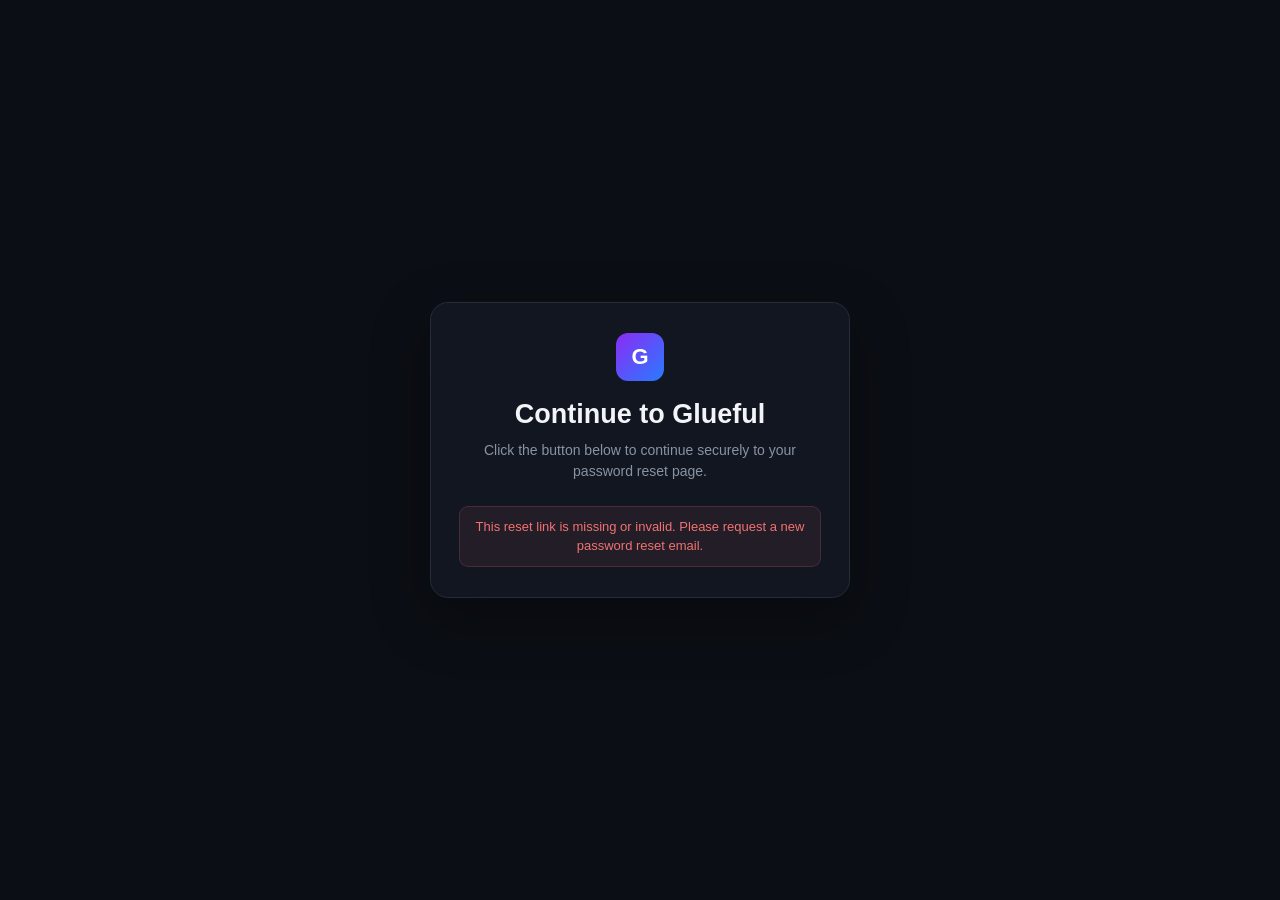
<file: email-action.html>
<!DOCTYPE html>
<html lang="en">
<head>
  <meta charset="UTF-8">
  <meta name="viewport" content="width=device-width, initial-scale=1.0">
  <title>Continue — Glueful</title>
  <style>
    :root{
      --bg:#0B0E14;
      --card:#111620;
      --border:#252C38;
      --text:#F2F4F7;
      --muted:#8993A3;
      --grad:linear-gradient(135deg,#8B2CF5,#287BFF);
      --danger:#F27272;
    }
    *{box-sizing:border-box}
    html,body{margin:0;min-height:100%}
    body{
      min-height:100vh;
      display:flex;
      align-items:center;
      justify-content:center;
      padding:20px;
      background:var(--bg);
      color:var(--text);
      font-family:Inter,-apple-system,BlinkMacSystemFont,"Segoe UI",sans-serif;
    }
    .card{
      width:100%;
      max-width:420px;
      padding:30px 28px;
      background:var(--card);
      border:1px solid var(--border);
      border-radius:18px;
      box-shadow:0 20px 60px rgba(0,0,0,.30);
      text-align:center;
    }
    .logo{
      width:48px;height:48px;margin:0 auto 18px;
      display:flex;align-items:center;justify-content:center;
      border-radius:12px;background:var(--grad);
      color:#fff;font-size:22px;font-weight:800;
    }
    h1{margin:0;font-size:27px}
    p{margin:10px 0 24px;color:var(--muted);font-size:14px;line-height:1.5}
    .btn{
      width:100%;height:48px;border:0;border-radius:10px;
      background:var(--grad);color:#fff;font-size:14px;font-weight:700;
      cursor:pointer;
    }
    .error{
      display:none;margin-top:18px;padding:11px 13px;border-radius:9px;
      color:var(--danger);background:rgba(242,114,114,.08);
      border:1px solid rgba(242,114,114,.18);
      font-size:13px;line-height:1.4;
    }
  </style>
</head>
<body>
  <main class="card">
    <div class="logo">G</div>
    <h1>Continue to Glueful</h1>
    <p>Click the button below to continue securely to your password reset page.</p>
    <button id="continue" class="btn" type="button">Continue to reset password</button>
    <div id="error" class="error">
      This reset link is missing or invalid. Please request a new password reset email.
    </div>
  </main>

  <script>
    const params = new URLSearchParams(window.location.search);
    const confirmationUrl = params.get("confirmation_url");
    const button = document.getElementById("continue");
    const error = document.getElementById("error");

    if (!confirmationUrl) {
      button.style.display = "none";
      error.style.display = "block";
    } else {
      button.addEventListener("click", () => {
        try {
          const url = new URL(confirmationUrl);

          // Only allow the Supabase Auth verification endpoint.
          if (
            url.protocol !== "https:" ||
            !url.hostname.endsWith(".supabase.co") ||
            url.pathname !== "/auth/v1/verify"
          ) {
            throw new Error("Invalid confirmation URL");
          }

          window.location.replace(url.toString());
        } catch (e) {
          console.error(e);
          button.style.display = "none";
          error.style.display = "block";
        }
      });
    }
  </script>
</body>
</html>
</file>
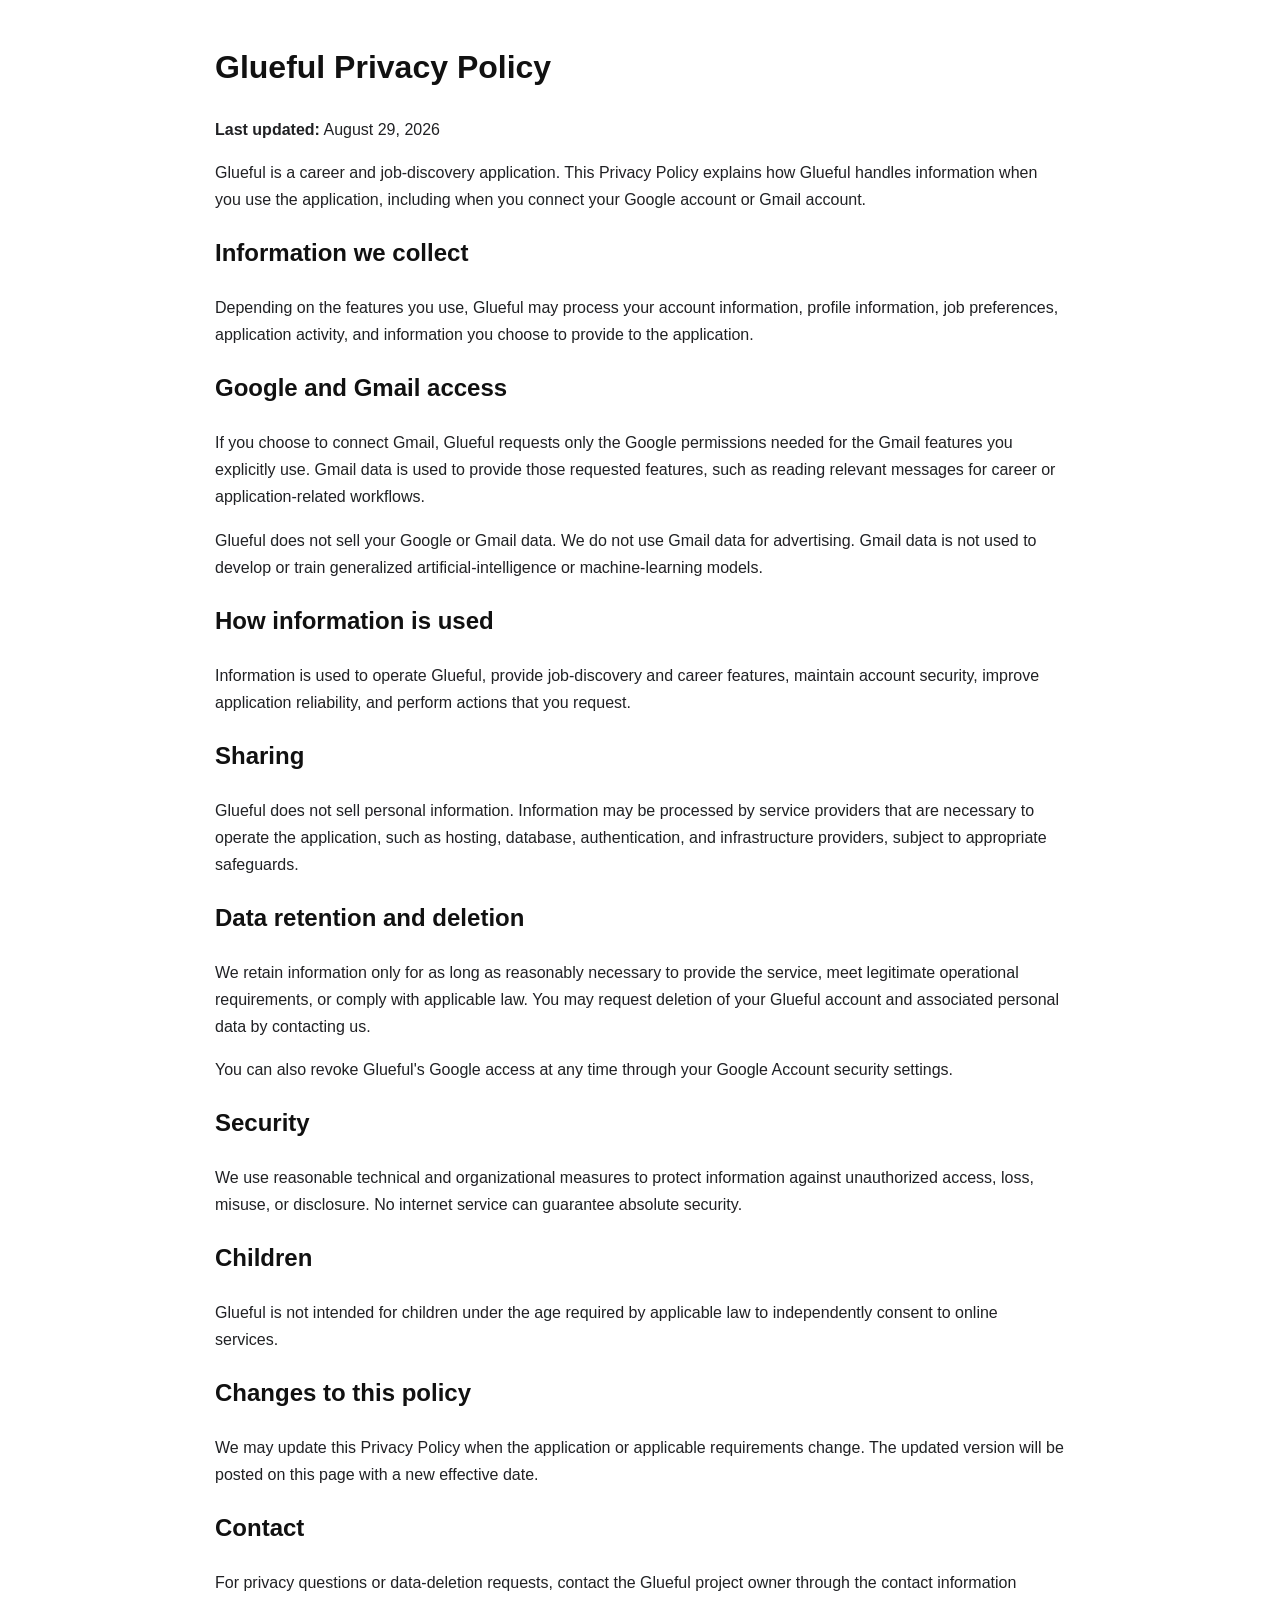
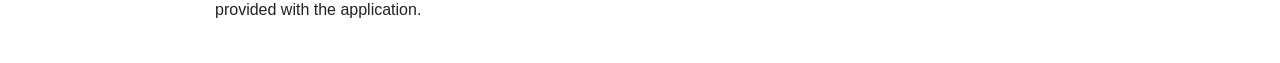
<file: privacy.html>
<!DOCTYPE html>
<html lang="en">
<head>
  <meta charset="UTF-8">
  <meta name="viewport" content="width=device-width, initial-scale=1.0">
  <title>Glueful — Privacy Policy</title>
  <style>
    body{font-family:Arial,sans-serif;max-width:850px;margin:40px auto;padding:0 20px;line-height:1.7;color:#202124;background:#fff}
    h1,h2{color:#111} a{color:#5b35d5}
  </style>
</head>
<body>
  <h1>Glueful Privacy Policy</h1>
  <p><strong>Last updated:</strong> August 29, 2026</p>

  <p>Glueful is a career and job-discovery application. This Privacy Policy explains how Glueful handles information when you use the application, including when you connect your Google account or Gmail account.</p>

  <h2>Information we collect</h2>
  <p>Depending on the features you use, Glueful may process your account information, profile information, job preferences, application activity, and information you choose to provide to the application.</p>

  <h2>Google and Gmail access</h2>
  <p>If you choose to connect Gmail, Glueful requests only the Google permissions needed for the Gmail features you explicitly use. Gmail data is used to provide those requested features, such as reading relevant messages for career or application-related workflows.</p>
  <p>Glueful does not sell your Google or Gmail data. We do not use Gmail data for advertising. Gmail data is not used to develop or train generalized artificial-intelligence or machine-learning models.</p>

  <h2>How information is used</h2>
  <p>Information is used to operate Glueful, provide job-discovery and career features, maintain account security, improve application reliability, and perform actions that you request.</p>

  <h2>Sharing</h2>
  <p>Glueful does not sell personal information. Information may be processed by service providers that are necessary to operate the application, such as hosting, database, authentication, and infrastructure providers, subject to appropriate safeguards.</p>

  <h2>Data retention and deletion</h2>
  <p>We retain information only for as long as reasonably necessary to provide the service, meet legitimate operational requirements, or comply with applicable law. You may request deletion of your Glueful account and associated personal data by contacting us.</p>
  <p>You can also revoke Glueful's Google access at any time through your Google Account security settings.</p>

  <h2>Security</h2>
  <p>We use reasonable technical and organizational measures to protect information against unauthorized access, loss, misuse, or disclosure. No internet service can guarantee absolute security.</p>

  <h2>Children</h2>
  <p>Glueful is not intended for children under the age required by applicable law to independently consent to online services.</p>

  <h2>Changes to this policy</h2>
  <p>We may update this Privacy Policy when the application or applicable requirements change. The updated version will be posted on this page with a new effective date.</p>

  <h2>Contact</h2>
  <p>For privacy questions or data-deletion requests, contact the Glueful project owner through the contact information provided with the application.</p>
</body>
</html>
</file>
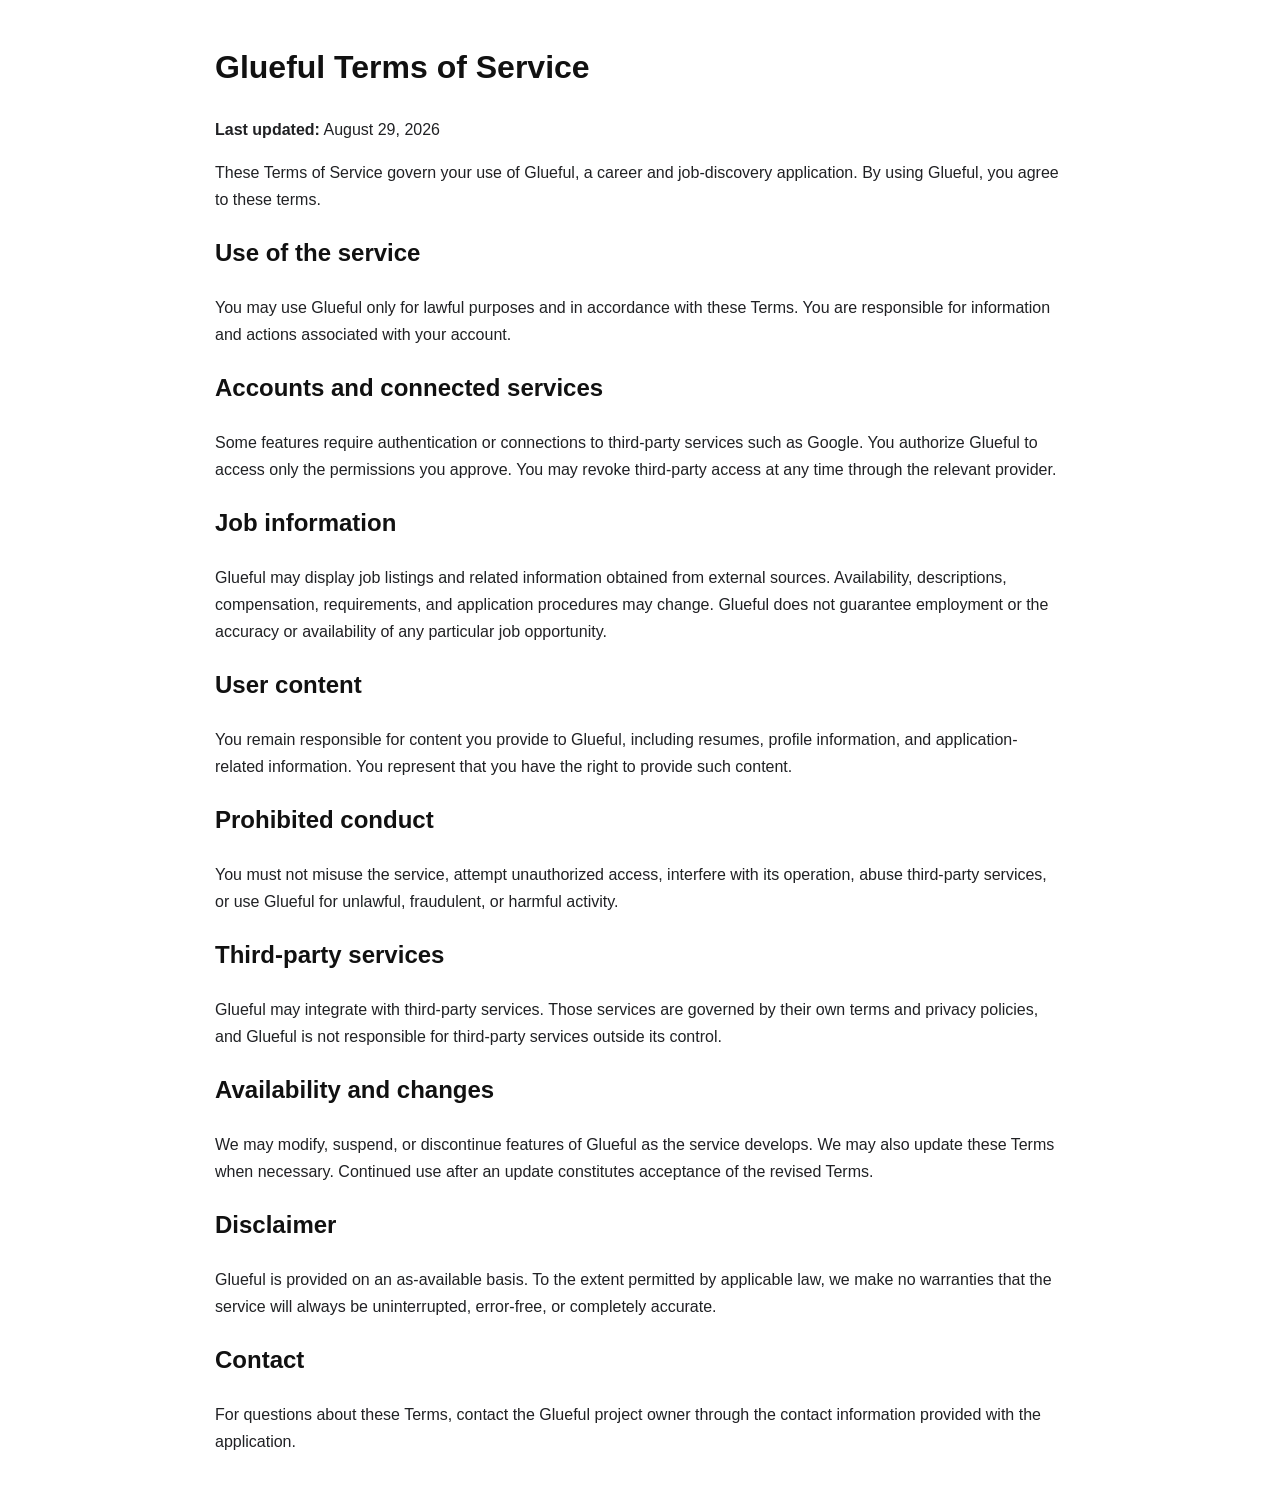
<file: terms.html>
<!DOCTYPE html>
<html lang="en">
<head>
  <meta charset="UTF-8">
  <meta name="viewport" content="width=device-width, initial-scale=1.0">
  <title>Glueful — Terms of Service</title>
  <style>
    body{font-family:Arial,sans-serif;max-width:850px;margin:40px auto;padding:0 20px;line-height:1.7;color:#202124;background:#fff}
    h1,h2{color:#111} a{color:#5b35d5}
  </style>
</head>
<body>
  <h1>Glueful Terms of Service</h1>
  <p><strong>Last updated:</strong> August 29, 2026</p>

  <p>These Terms of Service govern your use of Glueful, a career and job-discovery application. By using Glueful, you agree to these terms.</p>

  <h2>Use of the service</h2>
  <p>You may use Glueful only for lawful purposes and in accordance with these Terms. You are responsible for information and actions associated with your account.</p>

  <h2>Accounts and connected services</h2>
  <p>Some features require authentication or connections to third-party services such as Google. You authorize Glueful to access only the permissions you approve. You may revoke third-party access at any time through the relevant provider.</p>

  <h2>Job information</h2>
  <p>Glueful may display job listings and related information obtained from external sources. Availability, descriptions, compensation, requirements, and application procedures may change. Glueful does not guarantee employment or the accuracy or availability of any particular job opportunity.</p>

  <h2>User content</h2>
  <p>You remain responsible for content you provide to Glueful, including resumes, profile information, and application-related information. You represent that you have the right to provide such content.</p>

  <h2>Prohibited conduct</h2>
  <p>You must not misuse the service, attempt unauthorized access, interfere with its operation, abuse third-party services, or use Glueful for unlawful, fraudulent, or harmful activity.</p>

  <h2>Third-party services</h2>
  <p>Glueful may integrate with third-party services. Those services are governed by their own terms and privacy policies, and Glueful is not responsible for third-party services outside its control.</p>

  <h2>Availability and changes</h2>
  <p>We may modify, suspend, or discontinue features of Glueful as the service develops. We may also update these Terms when necessary. Continued use after an update constitutes acceptance of the revised Terms.</p>

  <h2>Disclaimer</h2>
  <p>Glueful is provided on an as-available basis. To the extent permitted by applicable law, we make no warranties that the service will always be uninterrupted, error-free, or completely accurate.</p>

  <h2>Contact</h2>
  <p>For questions about these Terms, contact the Glueful project owner through the contact information provided with the application.</p>
</body>
</html>
</file>
